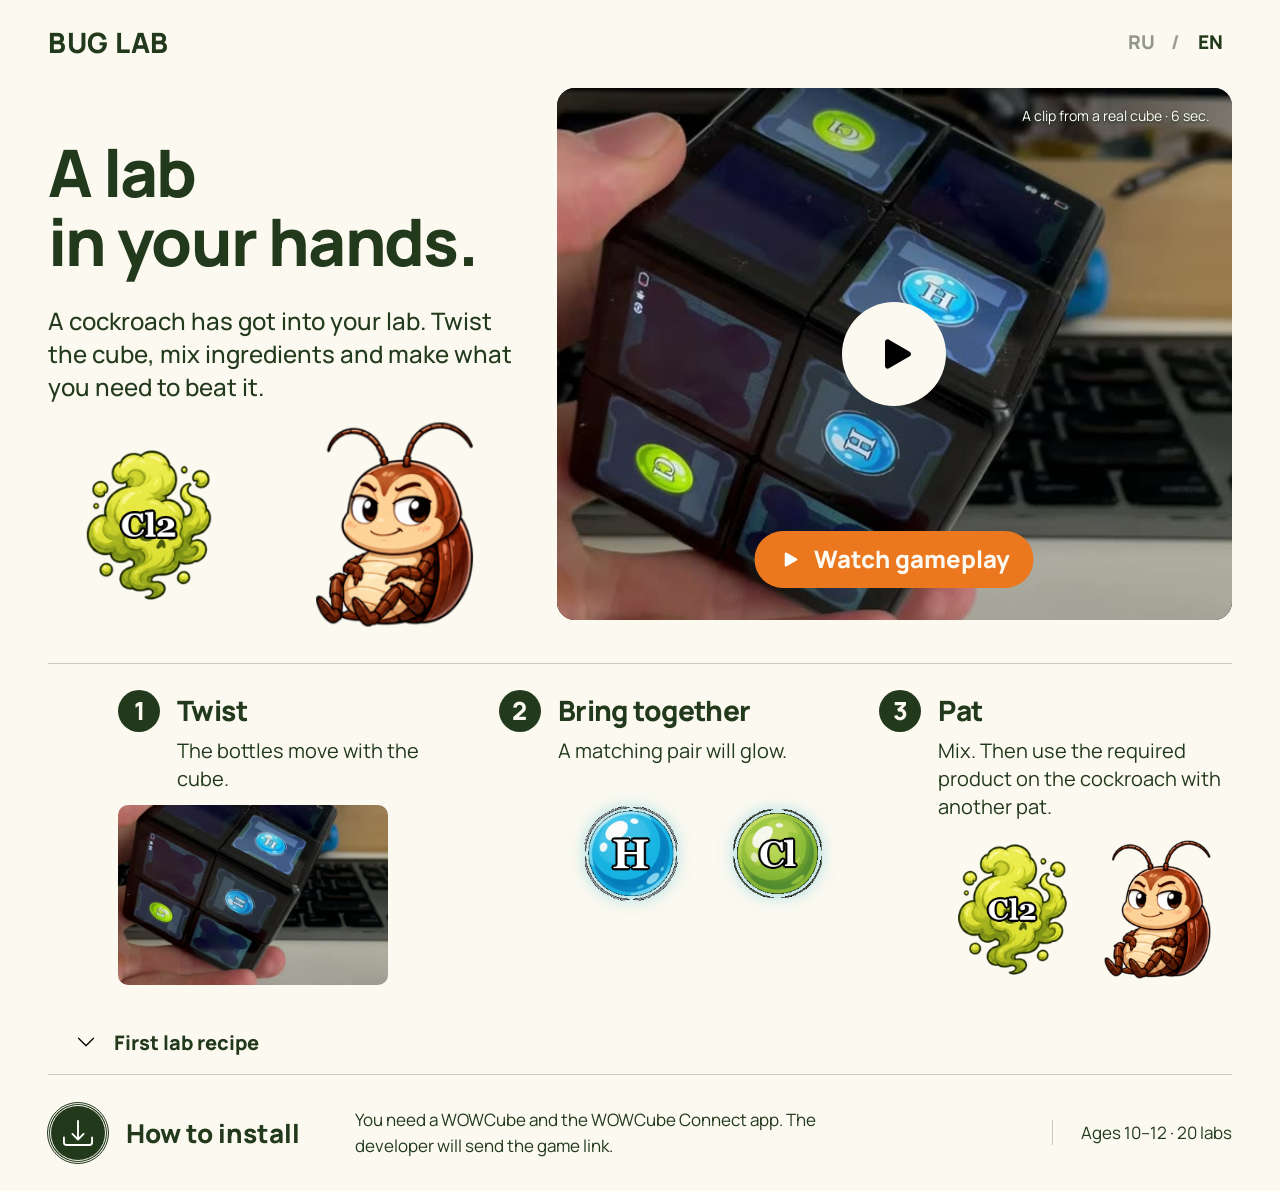
<file: site/index.html>
<!DOCTYPE html>
<html lang="en" data-lang="en">
<head>
  <meta charset="utf-8">
  <meta name="viewport" content="width=device-width, initial-scale=1">
  <meta name="description" content="Bug Lab: a lab in your hands. Twist the WOWCube, mix ingredients and beat the cockroach. A puzzle game for ages 10–12.">
  <meta name="theme-color" content="#fbf9f0">
  <title>Bug Lab | WOWCube</title>
  <link rel="icon" href="assets/sprites/bug.png" type="image/png">
  <link rel="preconnect" href="https://fonts.googleapis.com">
  <link rel="preconnect" href="https://fonts.gstatic.com" crossorigin>
  <link href="https://fonts.googleapis.com/css2?family=Manrope:wght@400;500;600;700;800&display=swap" rel="stylesheet">
  <link rel="stylesheet" href="styles.css">
</head>
<body>
  <a class="skip-link" href="#main"><span class="ru">К игре</span><span class="en">Skip to the game</span></a>
  <div class="page">
    <header class="header">
      <a class="wordmark" href="#main">BUG LAB</a>
      <div class="languages" role="group" aria-label="Language">
        <button type="button" data-set-lang="ru" aria-pressed="false">RU</button>
        <span aria-hidden="true">/</span>
        <button type="button" data-set-lang="en" aria-pressed="true">EN</button>
      </div>
    </header>

    <main id="main">
      <section class="hero" aria-labelledby="headline">
        <div class="hero-copy">
          <h1 id="headline"><span class="ru">Лаборатория<br>у тебя в руках.</span><span class="en">A lab<br>in your hands.</span></h1>
          <p class="intro"><span class="ru">В лаборатории завёлся таракан.<br class="desktop-break"> Крути куб, смешивай вещества<br class="desktop-break"> и собери то, чем его победить.</span><span class="en">A cockroach has got into your lab. Twist the cube, mix ingredients and make what you need to beat it.</span></p>
          <div class="hero-characters" aria-hidden="true">
            <img class="hero-gas" src="assets/sprites/cl2.png" alt="" width="200" height="200">
            <img class="hero-bug" src="assets/sprites/bug.png" alt="" width="240" height="240">
          </div>
        </div>

        <div class="hero-video">
          <div class="video-frame">
            <video id="gameplay-video" controls playsinline preload="metadata" poster="assets/clips/play.jpg" aria-label="Watch gameplay">
              <source src="assets/clips/play.mp4" type="video/mp4">
              <span class="ru">Браузер не поддерживает видео.</span><span class="en">Your browser does not support video.</span>
            </video>
            <button type="button" id="watch-video" class="watch-video" aria-controls="gameplay-video" aria-label="Watch gameplay">
              <span class="play-disc" aria-hidden="true"><img src="assets/icons/play-fill.svg" alt="" width="52" height="52"></span>
              <span class="play-label"><img src="assets/icons/play-fill.svg" alt="" width="25" height="25" aria-hidden="true"><span class="ru">Смотреть игру</span><span class="en">Watch gameplay</span></span>
            </button>
          </div>
          <p class="video-caption"><span class="ru">Фрагмент игры на настоящем кубе · 6 сек.</span><span class="en">A clip from a real cube · 6 sec.</span></p>
          <p id="video-error" class="video-error" role="status" hidden><span class="ru">Не удалось запустить видео. </span><span class="en">The video could not start. </span><a id="video-fallback" href="assets/clips/play.mp4"><span class="ru">Открыть запись</span><span class="en">Open the recording</span></a></p>
        </div>
      </section>

      <section class="how" aria-labelledby="how-title">
        <h2 id="how-title" class="sr-only"><span class="ru">Как играть</span><span class="en">How to play</span></h2>
        <ol class="steps">
          <li class="step">
            <span class="step-number" aria-hidden="true">1</span>
            <div class="step-body">
              <h2><span class="ru">Поверни</span><span class="en">Twist</span></h2>
              <p><span class="ru">Бутылки едут вместе<br class="desktop-break"> с кубом.</span><span class="en">The bottles move with the cube.</span></p>
              <img class="step-photo" src="assets/clips/play.jpg" alt="WOWCube" width="640" height="640" loading="lazy">
            </div>
          </li>
          <li class="step">
            <span class="step-number" aria-hidden="true">2</span>
            <div class="step-body">
              <h2><span class="ru">Соедини</span><span class="en">Bring together</span></h2>
              <p><span class="ru">Подходящая пара подсветится.</span><span class="en">A matching pair will glow.</span></p>
              <div class="step-sprites pair" aria-hidden="true"><img src="assets/sprites/h.png" alt="" width="160" height="160" loading="lazy"><img src="assets/sprites/cl.png" alt="" width="160" height="160" loading="lazy"></div>
            </div>
          </li>
          <li class="step">
            <span class="step-number" aria-hidden="true">3</span>
            <div class="step-body">
              <h2><span class="ru">Стукни</span><span class="en">Pat</span></h2>
              <p><span class="ru">Смешай. Затем примени нужный продукт к таракану ещё одним стуком.</span><span class="en">Mix. Then use the required product on the cockroach with another pat.</span></p>
              <div class="step-sprites finish" aria-hidden="true"><img src="assets/sprites/cl2.png" alt="" width="160" height="160" loading="lazy"><img src="assets/sprites/bug.png" alt="" width="160" height="160" loading="lazy"></div>
            </div>
          </li>
        </ol>
      </section>

      <details id="full-recipe" class="recipe">
        <summary><img src="assets/icons/chevron-down.svg" alt="" width="20" height="20" aria-hidden="true"><span class="ru">Рецепт первого уровня</span><span class="en">First lab recipe</span></summary>
        <div class="recipe-content">
          <div class="recipe-heading"><h2>Salt trap</h2><p><span class="ru">Цель: получить Cl2 и применить его к таракану.</span><span class="en">Goal: make Cl2 and use it on the cockroach.</span></p></div>
          <ol class="recipe-steps">
            <li><strong>H + Cl → HCl</strong><span class="ru">Совмести первую пару и стукни.</span><span class="en">Bring the first pair together and pat.</span></li>
            <li><strong>H + Cl → HCl</strong><span class="ru">Повтори с оставшимися H и Cl.</span><span class="en">Repeat with the remaining H and Cl.</span></li>
            <li><strong>HCl + HCl → Cl2</strong><span class="ru">Соедини две HCl и стукни.</span><span class="en">Bring both HCl bottles together and pat.</span></li>
            <li><strong><span class="ru">Cl2 + таракан + стук</span><span class="en">Cl2 + cockroach + pat</span></strong><span class="ru">Поставь газ рядом с тараканом и стукни ещё раз.</span><span class="en">Put the gas beside the cockroach and pat once more.</span></li>
          </ol>
          <p class="recipe-note"><span class="ru">Пары должны иметь общую сторону на одной грани. По диагонали и через ребро куба смешать нельзя. Если готовых пар несколько, стук обработает одну подсвеченную пару. Три стука подряд во время игры перезапускают уровень.</span><span class="en">Pairs must share a side on the same face. Diagonals and positions across a cube edge do not count. If several pairs are ready, a pat processes the highlighted pair. Three pats in a row during play restart the lab.</span></p>
          <p class="recipe-note"><span class="ru">Это игровой рецепт. В других лабораториях понадобятся другие продукты.</span><span class="en">This is a game recipe. Other labs require different products.</span></p>
        </div>
      </details>

      <section class="install-section" aria-labelledby="install-title">
        <details id="install" class="install">
          <summary>
            <span class="install-title" id="install-title"><span class="download-disc" aria-hidden="true"><img src="assets/icons/download.svg" alt="" width="30" height="30"></span><span class="ru">Как установить</span><span class="en">How to install</span></span>
            <span class="install-description"><span class="ru">Нужны WOWCube и приложение WOWCube Connect. Ссылку на игру пришлёт разработчик.</span><span class="en">You need a WOWCube and the WOWCube Connect app. The developer will send the game link.</span></span>
            <span class="game-facts"><span class="ru">10–12 лет · 20 лабораторий</span><span class="en">Ages 10–12 · 20 labs</span></span>
          </summary>
          <div class="install-content">
            <ol>
              <li><span class="ru">Установи </span><span class="en">Install </span><a href="https://apps.apple.com/us/app/wowcube-connect/id1579680201">WOWCube Connect</a><span class="ru"> на телефон и подключи куб по Bluetooth.</span><span class="en"> on your phone and connect the cube over Bluetooth.</span></li>
              <li><span class="ru">Получи у разработчика ссылку на сборку и открой её на телефоне. У сборки для тестирования может быть пометка unverified.</span><span class="en">Get the build link from the developer and open it on your phone. The playtest build may be marked unverified.</span></li>
              <li><span class="ru">Установи Bug Lab на куб. Выбери иконку игры в меню куба и стукни два раза, чтобы запустить.</span><span class="en">Install Bug Lab on the cube. Select its icon in the cube menu and pat twice to launch.</span></li>
              <li><span class="ru">На карте выбери наклоном L1 / Salt trap и стукни один раз.</span><span class="en">Tilt to select L1 / Salt trap on the map, then pat once.</span></li>
            </ol>
            <p><span class="ru">После победы один стук открывает следующую лабораторию, три возвращают на карту. Три встряхивания выводят из игры в меню куба. Телефон нужен для установки, сама игра работает на WOWCube.</span><span class="en">After a win, one pat opens the next lab and three return to the map. Three shakes leave the game for the cube menu. The phone installs the game; you play on WOWCube.</span></p>
          </div>
        </details>
      </section>
    </main>

  </div>
  <script src="site.js" defer></script>
</body>
</html>
</file>
<file: site/styles.css>
:root {
  color-scheme: light;
  --paper: #fbf9f0;
  --ink: #22391c;
  --muted: #56604c;
  --orange: #eb781f;
  --line: #c8cbbd;
  --font: "Manrope", Arial, sans-serif;
}

* { box-sizing: border-box; }
html { scroll-behavior: smooth; }
body { margin: 0; background: var(--paper); color: var(--ink); font-family: var(--font); }
button, summary, a { -webkit-tap-highlight-color: transparent; }
button { font: inherit; }
a { color: inherit; text-underline-offset: 4px; }
img { display: block; max-width: 100%; }
button, summary { cursor: pointer; }
[hidden] { display: none !important; }
html[data-lang="ru"] .en, html[data-lang="en"] .ru { display: none; }
:focus-visible { outline: 3px solid var(--orange); outline-offset: 6px; }
.page { width: min(1230px, calc(100% - 96px)); margin: 0 auto; }
.skip-link { position: absolute; top: -80px; left: 24px; z-index: 10; padding: 12px; background: var(--paper); }
.skip-link:focus { top: 12px; }
.sr-only { position: absolute; width: 1px; height: 1px; padding: 0; margin: -1px; overflow: hidden; clip-path: inset(50%); white-space: nowrap; border: 0; }

.header { display: flex; justify-content: space-between; align-items: center; padding: 20px 0 24px; }
.wordmark { font-size: 28px; line-height: 1; letter-spacing: .02em; font-weight: 800; text-decoration: none; }
.languages { display: flex; align-items: center; gap: 8px; font-size: 19px; font-weight: 800; }
.languages > span { color: #9a9d8f; }
.languages button { min-width: 44px; min-height: 44px; padding: 4px; border: 0; background: transparent; color: #939789; font-weight: 800; }
.languages button[aria-pressed="true"] { color: var(--ink); }
.languages button:hover { color: var(--orange); }

.hero { display: grid; grid-template-columns: .7fr 1fr; gap: 36px; align-items: start; padding-bottom: 26px; }
.hero-copy { padding-top: 50px; }
h1 { font-size: clamp(40px, 5.12vw, 68px); font-weight: 800; letter-spacing: -.025em; line-height: 1.05; margin: 0 0 28px; }
.intro { font-size: 24px; font-weight: 500; line-height: 1.38; margin: 0; max-width: 32ch; }
.hero-characters { display: flex; align-items: center; justify-content: space-around; gap: 18px; height: 224px; margin-top: 10px; }
.hero-gas { width: 166px; height: 166px; object-fit: contain; }
.hero-bug { width: 215px; height: 215px; object-fit: contain; }
.hero-video { min-width: 0; position: relative; }
.video-frame { position: relative; overflow: hidden; border-radius: 18px; background: #11140e; aspect-ratio: 1.27; }
.video-frame video { display: block; width: 100%; height: 100%; object-fit: cover; object-position: center top; }
.watch-video { position: absolute; inset: 0; width: 100%; padding: 0; border: 0; color: var(--paper); background: transparent; }
.play-disc { position: absolute; top: 50%; left: 50%; width: 104px; height: 104px; display: grid; place-items: center; border-radius: 50%; background: var(--paper); transform: translate(-50%, -50%); }
.play-disc img { margin-left: 7px; }
.play-label { position: absolute; left: 50%; bottom: 32px; transform: translateX(-50%); display: flex; align-items: center; justify-content: center; gap: 10px; padding: 14px 24px; max-width: calc(100% - 36px); border-radius: 999px; background: var(--orange); font-size: 24px; line-height: 1.2; font-weight: 800; white-space: nowrap; }
.play-label img, .download-disc img { filter: invert(1); }
.watch-video:hover .play-label { background: #ce6110; }
.watch-video:focus-visible { outline-offset: -7px; border-radius: 18px; }
.video-caption { position: absolute; right: 22px; top: 18px; margin: 0; color: white; font-size: 14px; text-align: right; pointer-events: none; text-shadow: 0 1px 3px #172510; }
.video-error { color: #7d341a; font-size: 14px; line-height: 1.5; }

.how { border-top: 1px solid var(--line); padding-top: 26px; }
.steps { display: grid; grid-template-columns: repeat(3, 1fr); gap: 28px; padding: 0 0 0 70px; margin: 0; list-style: none; }
.step { display: grid; grid-template-columns: 42px 1fr; gap: 17px; min-width: 0; }
.step-number { display: grid; place-items: center; width: 42px; height: 42px; border-radius: 50%; background: var(--ink); color: var(--paper); font-size: 25px; line-height: 1; font-weight: 800; }
.step-body { min-width: 0; }
.step h2 { font-size: 28px; line-height: 1.2; margin: 4px 0 9px; font-weight: 800; letter-spacing: -.02em; }
.step p { font-size: 20px; line-height: 1.4; margin: 0; max-width: 27ch; }
.step:nth-child(2) p { max-width: 22ch; }
.step-photo { width: 270px; height: 180px; object-fit: cover; border-radius: 10px; margin: 12px 0 0 -59px; }
.step-sprites { display: flex; align-items: center; justify-content: center; height: 178px; gap: 0; }
.step-sprites img { width: 50%; max-width: 145px; height: 158px; object-fit: contain; }
.pair img { max-width: 160px; height: 178px; filter: drop-shadow(0 0 8px rgba(64, 190, 217, .55)); }

summary { list-style: none; }
summary::-webkit-details-marker { display: none; }
.recipe { margin-top: 16px; border-bottom: 1px solid var(--line); }
.recipe > summary { display: flex; align-items: center; gap: 18px; padding: 14px 28px 18px; font-size: 20px; font-weight: 800; }
.recipe > summary:hover, .install > summary:hover .install-title { color: #a94b0b; }
.recipe[open] > summary img { transform: rotate(180deg); }
.recipe-content { padding: 10px 0 26px; }
.recipe-heading { display: flex; align-items: baseline; gap: 24px; flex-wrap: wrap; }
.recipe-heading h2 { margin: 0; font-size: 24px; }
.recipe-heading p { margin: 0; font-size: 16px; }
.recipe-steps { display: grid; grid-template-columns: repeat(4, 1fr); gap: 24px; list-style-position: inside; padding: 0; margin: 24px 0; }
.recipe-steps li { padding-top: 14px; border-top: 1px solid var(--line); font-size: 14px; line-height: 1.5; }
.recipe-steps strong { display: block; margin: 6px 0 8px; font-size: 18px; line-height: 1.4; }
.recipe-note { max-width: 85ch; color: var(--muted); font-size: 14px; line-height: 1.6; margin: 10px 0 0; }

.install > summary { display: grid; grid-template-columns: 285px 1fr auto; gap: 22px; align-items: center; padding: 28px 0; }
.install-title { display: flex; align-items: center; gap: 18px; font-size: 26px; font-weight: 800; white-space: nowrap; }
.download-disc { display: grid; place-items: center; width: 60px; height: 60px; flex-shrink: 0; border: 3px double var(--paper); outline: 1px solid var(--ink); border-radius: 50%; background: var(--ink); }
.install-description { font-size: 17px; line-height: 1.5; max-width: 47ch; }
.game-facts { padding-left: 28px; border-left: 1px solid var(--line); font-size: 17px; line-height: 1.5; white-space: nowrap; }
.install-content { padding: 0 0 24px 78px; max-width: 950px; font-size: 16px; line-height: 1.7; }
.install-content ol { padding-left: 22px; margin: 0 0 18px; }
.install-content li { margin: 7px 0; }

@media (max-width: 1050px) {
  .page { width: calc(100% - 56px); }
  .hero { grid-template-columns: .85fr 1fr; gap: 24px; }
  .hero-copy { padding-top: 18px; }
  .desktop-break { display: none; }
  h1 { font-size: 48px; }
  .intro { font-size: 20px; }
  .hero-characters { height: 176px; }
  .hero-gas { width: 125px; height: 125px; }
  .hero-bug { width: 170px; height: 170px; }
  .video-frame { aspect-ratio: 1; }
  .play-label { font-size: 19px; padding: 12px 18px; bottom: 22px; }
  .step { grid-template-columns: 34px 1fr; gap: 10px; }
  .steps { padding-left: 0; }
  .step-number { width: 34px; height: 34px; font-size: 21px; }
  .step h2 { font-size: 23px; }
  .step p { font-size: 15px; min-height: 90px; }
  .step-photo { width: 100%; height: 135px; margin-left: 0; }
  .step-sprites { height: 147px; }
  .step-sprites img { height: 125px; }
  .install > summary { grid-template-columns: 260px 1fr; gap: 14px 24px; }
  .game-facts { grid-column: 2; border: 0; padding: 0; }
}

@media (max-width: 700px) {
  .page { width: calc(100% - 36px); }
  .header { padding: 16px 0 20px; }
  .wordmark { font-size: 23px; }
  .languages { font-size: 16px; gap: 2px; }
  .hero { display: block; padding-bottom: 22px; }
  .hero-copy { position: relative; padding: 0; }
  h1 { font-size: clamp(34px, 8.8vw, 48px); line-height: 1.08; margin-bottom: 18px; }
  .intro { font-size: 18px; line-height: 1.45; max-width: 35ch; }
  .hero-characters { height: 132px; width: 245px; margin: 3px auto 12px; justify-content: space-between; }
  .hero-gas { width: 105px; height: 105px; }
  .hero-bug { width: 133px; height: 133px; }
  .video-frame { aspect-ratio: 1.24; border-radius: 14px; }
  .play-disc { width: 76px; height: 76px; }
  .play-disc img { width: 36px; height: 36px; margin-left: 5px; }
  .play-label { font-size: 17px; bottom: 17px; padding: 11px 17px; }
  .play-label img { width: 20px; height: 20px; }
  .video-caption { text-align: right; font-size: 11px; right: 12px; top: 12px; }
  .how { padding-top: 22px; }
  .steps { grid-template-columns: 1fr; gap: 22px; }
  .step { grid-template-columns: 36px 1fr; gap: 12px; }
  .step h2 { font-size: 26px; margin-top: 1px; }
  .step p { font-size: 16px; min-height: 0; max-width: 34ch; }
  .step-photo { width: 210px; height: 120px; margin-top: 14px; }
  .step-sprites { max-width: 250px; height: 124px; margin-top: 10px; justify-content: flex-start; }
  .step-sprites img { height: 120px; width: 50%; max-width: 120px; }
  .recipe { margin-top: 20px; }
  .recipe > summary { padding: 14px 0 18px; gap: 12px; font-size: 18px; min-height: 48px; }
  .recipe-heading { gap: 6px; }
  .recipe-steps { grid-template-columns: 1fr; gap: 12px; margin-top: 16px; }
  .recipe-steps li { padding-top: 12px; }
  .install > summary { display: flex; flex-direction: column; align-items: flex-start; gap: 16px; padding: 24px 0; }
  .install-title { font-size: 23px; gap: 14px; }
  .download-disc { width: 46px; height: 46px; }
  .download-disc img { width: 24px; height: 24px; }
  .install-description { font-size: 16px; }
  .game-facts { font-size: 15px; white-space: normal; }
  .install-content { padding: 0 0 16px; }
}

@media (prefers-reduced-motion: reduce) {
  html { scroll-behavior: auto; }
}
</file>
